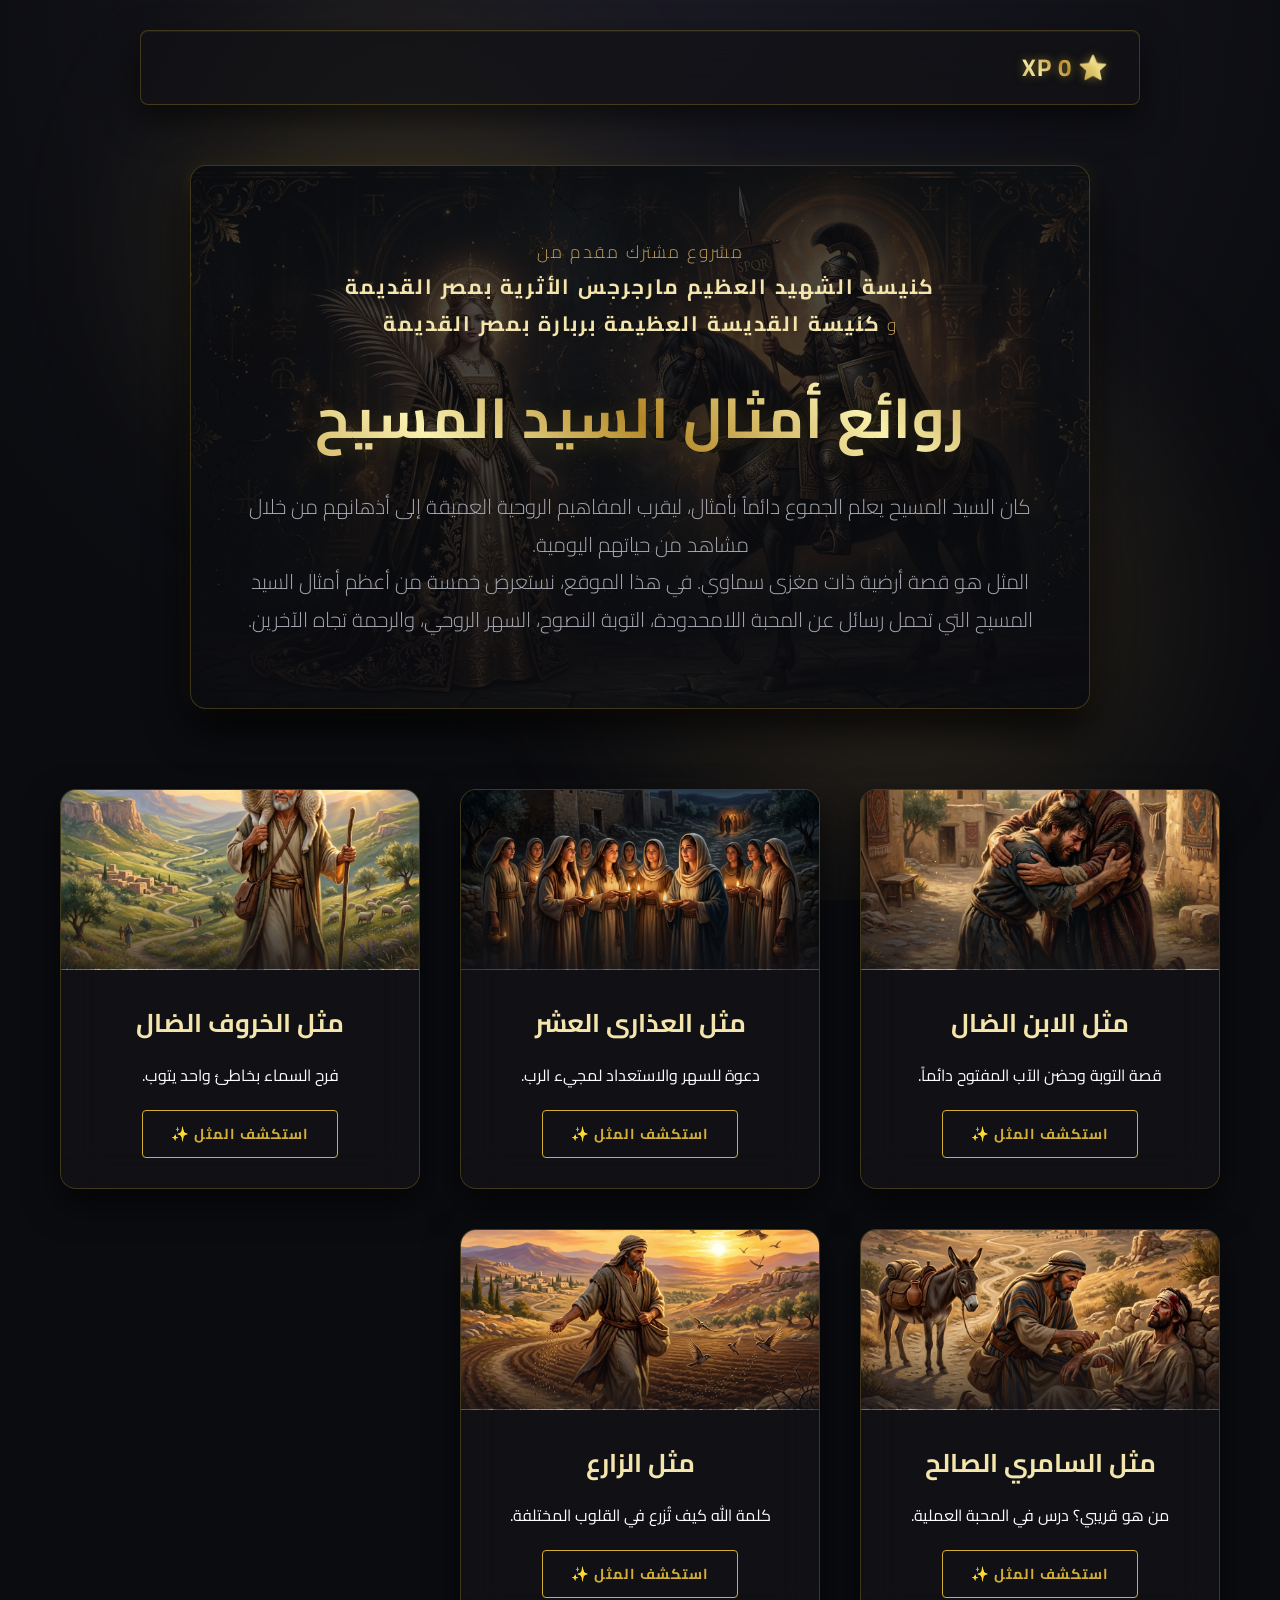
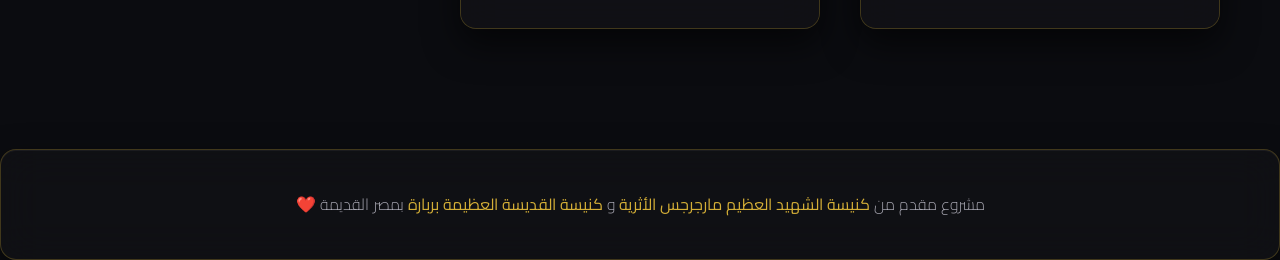
<file: index.html>
<!DOCTYPE html>
<html lang="ar" dir="rtl">
<head>
    <meta charset="UTF-8">
    <meta name="viewport" content="width=device-width, initial-scale=1.0">
    <title>أمثال السيد المسيح - الصفحة الرئيسية</title>
    <link href="https://fonts.googleapis.com/css2?family=Cairo:wght@300;400;700;900&display=swap" rel="stylesheet">
    <link rel="stylesheet" href="style.css">
</head>
<body class="home-page">
    <nav class="top-nav glass-panel" style="margin-bottom: 0;">
        <div class="xp-display glowing-text" style="font-size: 1.5rem; margin: 0; text-shadow: 0 0 10px rgba(212, 175, 55, 0.5);">⭐ 0 XP</div>
    </nav>
    <div class="background-animation">
        <div class="glow-orb orb-1"></div>
        <div class="glow-orb orb-2"></div>
        <div class="glow-orb orb-3"></div>
        <div class="bubble"></div>
        <div class="bubble"></div>
        <div class="bubble"></div>
        <div class="bubble"></div>
        <div class="bubble"></div>
    </div>

    <header class="hero glass-panel fancy-hero">
        <div class="church-sponsor fade-in-up">
            مشروع مشترك مقدم من<br>
            <strong>كنيسة الشهيد العظيم مارجرجس الأثرية بمصر القديمة</strong><br>
            و <strong>كنيسة القديسة العظيمة بربارة بمصر القديمة</strong>
        </div>
        <h1 class="fade-in-up delay-1 glowing-text">روائع أمثال السيد المسيح</h1>
        <p class="fade-in-up delay-2 lead-text">
            كان السيد المسيح يعلم الجموع دائماً بأمثال، ليقرب المفاهيم الروحية العميقة إلى أذهانهم من خلال مشاهد من حياتهم اليومية. <br>
            المثل هو قصة أرضية ذات مغزى سماوي. في هذا الموقع، نستعرض خمسة من أعظم أمثال السيد المسيح التي تحمل رسائل عن المحبة اللامحدودة، التوبة النصوح، السهر الروحي، والرحمة تجاه الآخرين.
        </p>
    </header>

    <main class="container cards-grid">
        <a href="prodigal.html" class="parable-nav-card scroll-anim glass-panel">
            <div class="card-image bg-prodigal"></div>
            <div class="card-content">
                <h2>مثل الابن الضال</h2>
                <p>قصة التوبة وحضن الآب المفتوح دائماً.</p>
                <span class="btn-flashy">استكشف المثل ✨</span>
            </div>
        </a>

        <a href="virgins.html" class="parable-nav-card scroll-anim glass-panel delay-1">
            <div class="card-image bg-virgins"></div>
            <div class="card-content">
                <h2>مثل العذارى العشر</h2>
                <p>دعوة للسهر والاستعداد لمجيء الرب.</p>
                <span class="btn-flashy">استكشف المثل ✨</span>
            </div>
        </a>

        <a href="sheep.html" class="parable-nav-card scroll-anim glass-panel delay-2">
            <div class="card-image bg-sheep"></div>
            <div class="card-content">
                <h2>مثل الخروف الضال</h2>
                <p>فرح السماء بخاطئ واحد يتوب.</p>
                <span class="btn-flashy">استكشف المثل ✨</span>
            </div>
        </a>

        <a href="samaritan.html" class="parable-nav-card scroll-anim glass-panel">
            <div class="card-image bg-samaritan"></div>
            <div class="card-content">
                <h2>مثل السامري الصالح</h2>
                <p>من هو قريبي؟ درس في المحبة العملية.</p>
                <span class="btn-flashy">استكشف المثل ✨</span>
            </div>
        </a>

        <a href="sower.html" class="parable-nav-card scroll-anim glass-panel delay-1">
            <div class="card-image bg-sower"></div>
            <div class="card-content">
                <h2>مثل الزارع</h2>
                <p>كلمة الله كيف تُزرع في القلوب المختلفة.</p>
                <span class="btn-flashy">استكشف المثل ✨</span>
            </div>
        </a>
    </main>

    <footer class="glass-panel">
        <p>مشروع مقدم من <strong>كنيسة الشهيد العظيم مارجرجس الأثرية</strong> و <strong>كنيسة القديسة العظيمة بربارة</strong> بمصر القديمة ❤️</p>
    </footer>

    <script src="parablesData.js"></script>
    <script src="script.js"></script>
</body>
</html>
</file>
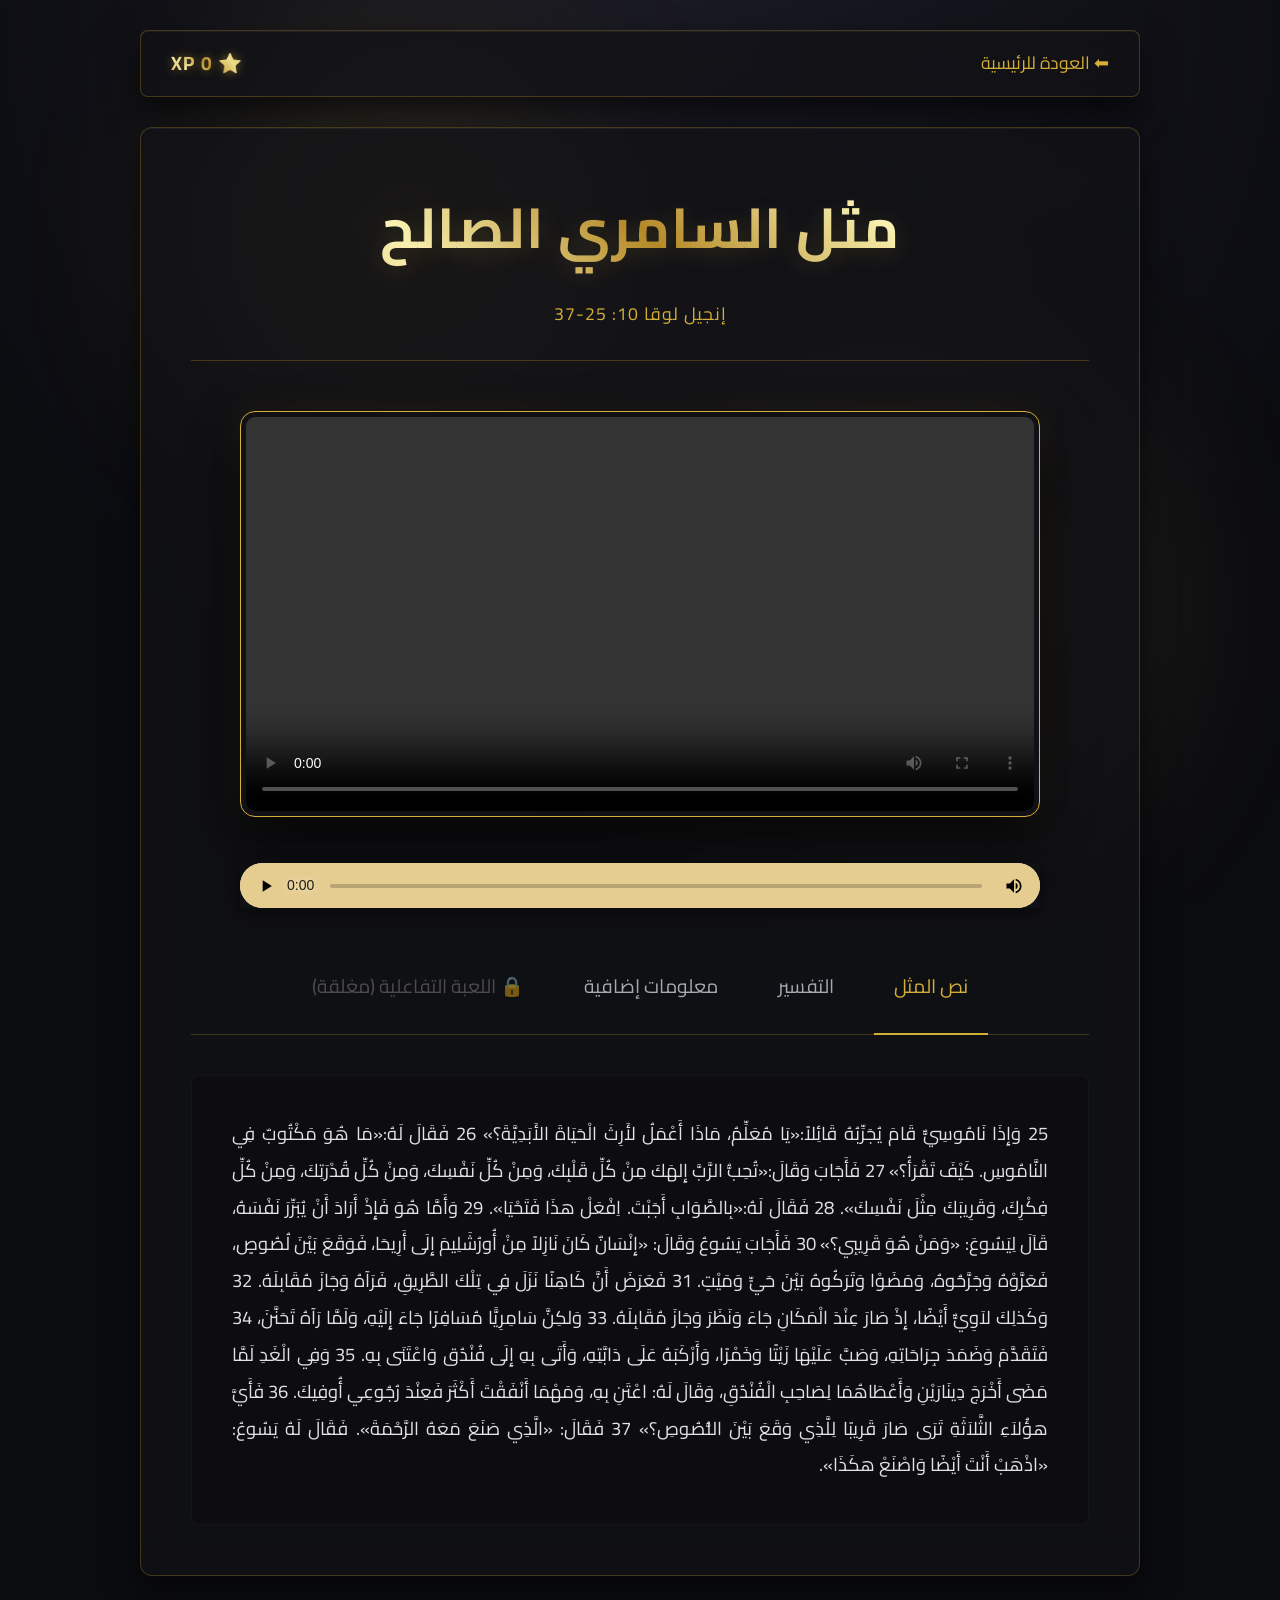
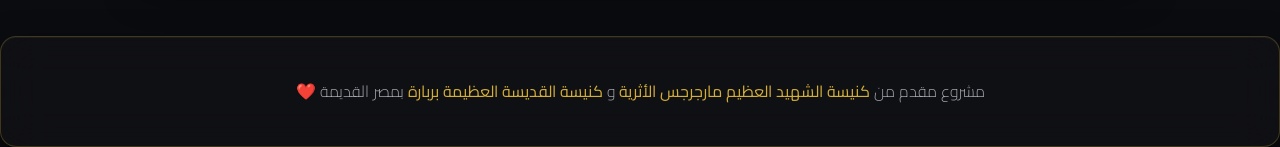
<file: samaritan.html>
<!DOCTYPE html>
<html lang="ar" dir="rtl">
<head>
    <meta charset="UTF-8">
    <meta name="viewport" content="width=device-width, initial-scale=1.0">
    <title>مثل السامري الصالح</title>
    <link href="https://fonts.googleapis.com/css2?family=Cairo:wght@300;400;700;900&display=swap" rel="stylesheet">
    <link rel="stylesheet" href="style.css">
</head>
<body>
    <div class="background-animation">
        <div class="glow-orb orb-1"></div>
        <div class="glow-orb orb-2"></div>
    </div>

    <nav class="top-nav glass-panel">
        <a href="index.html" class="back-btn">⬅ العودة للرئيسية</a>
        <div class="xp-display glowing-text" style="font-size: 1.2rem; margin: 0; text-shadow: 0 0 10px rgba(212, 175, 55, 0.5);">⭐ 0 XP</div>
    </nav>

    <main class="container">
        <section class="parable-card glass-panel fade-in-up" data-parable-id="samaritan">
            <div class="card-header">
                <h1 class="glowing-text">مثل السامري الصالح</h1>
                <span class="reference">إنجيل لوقا 10: 25-37</span>
            </div>
            
            <div class="media-container">
                <video controls class="flashy-border" style="width: 100%; border-radius: 15px; margin-bottom: 1rem;">
                    <source src="السامري.mp4" type="video/mp4">
                    متصفحك لا يدعم تشغيل الفيديو.
                </video>
                <audio controls class="flashy-audio">
                    <source src="السامري الصالح.opus" type="audio/ogg">
                    متصفحك لا يدعم تشغيل الصوت.
                </audio>
            </div>

            <div class="content-tabs">
                <button class="tab-btn active" onclick="openTab(event, 'text')">نص المثل</button>
                <button class="tab-btn" onclick="openTab(event, 'interp')">التفسير</button>
                <button class="tab-btn" onclick="openTab(event, 'info')">معلومات إضافية</button>
                <button class="tab-btn" onclick="openTab(event, 'game')">🎮 اللعبة التفاعلية</button>
            </div>

            <div id="text" class="tab-content active">
                <p>25 وَإِذَا نَامُوسِيٌّ قَامَ يُجَرِّبُهُ قَائِلاً:«يَا مُعَلِّمُ، مَاذَا أَعْمَلُ لأَرِثَ الْحَيَاةَ الأَبَدِيَّةَ؟» 26 فَقَالَ لَهُ:«مَا هُوَ مَكْتُوبٌ فِي النَّامُوسِ. كَيْفَ تَقْرَأُ؟» 27 فَأَجَابَ وَقَالَ:«تُحِبُّ الرَّبَّ إِلهَكَ مِنْ كُلِّ قَلْبِكَ، وَمِنْ كُلِّ نَفْسِكَ، وَمِنْ كُلِّ قُدْرَتِكَ، وَمِنْ كُلِّ فِكْرِكَ، وَقَرِيبَكَ مِثْلَ نَفْسِكَ». 28 فَقَالَ لَهُ:«بِالصَّوَابِ أَجَبْتَ. اِفْعَلْ هذَا فَتَحْيَا». 29 وَأَمَّا هُوَ فَإِذْ أَرَادَ أَنْ يُبَرِّرَ نَفْسَهُ، قَاَلَ لِيَسُوعَ: «وَمَنْ هُوَ قَرِيبِي؟» 30 فَأَجَابَ يَسُوعُ وَقَالَ: «إِنْسَانٌ كَانَ نَازِلاً مِنْ أُورُشَلِيمَ إِلَى أَرِيحَا، فَوَقَعَ بَيْنَ لُصُوصٍ، فَعَرَّوْهُ وَجَرَّحُوهُ، وَمَضَوْا وَتَرَكُوهُ بَيْنَ حَيٍّ وَمَيْتٍ. 31 فَعَرَضَ أَنَّ كَاهِنًا نَزَلَ فِي تِلْكَ الطَّرِيقِ، فَرَآهُ وَجَازَ مُقَابِلَهُ. 32 وَكَذلِكَ لاَوِيٌّ أَيْضًا، إِذْ صَارَ عِنْدَ الْمَكَانِ جَاءَ وَنَظَرَ وَجَازَ مُقَابِلَهُ. 33 وَلكِنَّ سَامِرِيًّا مُسَافِرًا جَاءَ إِلَيْهِ، وَلَمَّا رَآهُ تَحَنَّنَ، 34 فَتَقَدَّمَ وَضَمَدَ جِرَاحَاتِهِ، وَصَبَّ عَلَيْهَا زَيْتًا وَخَمْرًا، وَأَرْكَبَهُ عَلَى دَابَّتِهِ، وَأَتَى بِهِ إِلَى فُنْدُق وَاعْتَنَى بِهِ. 35 وَفِي الْغَدِ لَمَّا مَضَى أَخْرَجَ دِينَارَيْنِ وَأَعْطَاهُمَا لِصَاحِبِ الْفُنْدُقِ، وَقَالَ لَهُ: اعْتَنِ بِهِ، وَمَهْمَا أَنْفَقْتَ أَكْثَرَ فَعِنْدَ رُجُوعِي أُوفِيكَ. 36 فَأَيَّ هؤُلاَءِ الثَّلاَثَةِ تَرَى صَارَ قَرِيبًا لِلَّذِي وَقَعَ بَيْنَ اللُّصُوصِ؟» 37 فَقَالَ: «الَّذِي صَنَعَ مَعَهُ الرَّحْمَةَ». فَقَالَ لَهُ يَسُوعُ: «اذْهَبْ أَنْتَ أَيْضًا وَاصْنَعْ هكَذَا».</p>
            </div>
            <div id="interp" class="tab-content">
                <ul class="fancy-list">
                    <li><strong>المعنى الرمزي:</strong> الإنسان النازل من أورشليم إلى أريحا يرمز إلى البشرية التي انحدرت من حالة القداسة إلى الخطية، فتعرضت لهجوم الشيطان (اللصوص) الذي عراها من ثوب البر والبراءة.</li>
                    <li><strong>السامري الصالح:</strong> هو رمز للسيد المسيح الذي جاء ليشفي جراح البشرية ويعيدها إلى الحياة.</li>
                    <li><strong>الزيت والخمر والفندق:</strong> صب الزيت (رمز الروح القدس) والخمر (رمز سرّ الإفخارستيا)، وأدخل الإنسان الجريح إلى الفندق (الكنيسة) ليجد الشفاء والراحة.</li>
                    <li><strong>المعنى العملي:</strong> الكاهن واللاوي يمثلان المعرفة بلا عمل، والخدمة الشكلية بلا قلب، أما السامري فقد تحرك قلبه بالحنان فترجم المحبة إلى فعل ملموس. ويرى أن “قريبي” هو كل إنسان محتاج، وليس من يربطني به قرب دم أو مذهب، فالمحبة الحقيقية لا تعرف التعصب.</li>
                </ul>
            </div>
            <div id="info" class="tab-content">
                <ul class="fancy-list">
                    <li><strong>المحبة والعمل:</strong> المحبة الحقيقية تبدأ من القلب قبل العمل. والله هو من يدبر كل فرصة لعمل الخير ويحث الإنسان على الاستجابة.</li>
                    <li><strong>الوديعة:</strong> كل مال أو موهبة نملكها هي وديعة من الله لخدمة الآخرين.</li>
                    <li><strong>تضحية المسيح:</strong> السيد المسيح نفسه هو “السامري الصالح” الذي لم يعطِ فقط دينارين، بل بذل دمه وحياته لخلاصنا. ويجب أن نسعى، مثل المسيح، إلى كسب الناس لا إلى خسارتهم، وأن ننظر إلى النقط البيضاء في حياتهم لا إلى نقائصهم.</li>
                    <li><strong>الرسالة العامة:</strong> يدعو هذا المثل إلى أن تكون المحبة أساس التعامل الإنساني، وأن نرى في كل محتاج فرصة لخدمة المسيح نفسه، فالمحبة التي لا تميز هي جوهر الإيمان العملي وحياة الشركة مع الله.</li>
                </ul>
            </div>
            
            <div id="game" class="tab-content">
                <h3 style="color: var(--primary-color); text-align: center; margin-bottom: 20px;">اختر التصرفات والأدوات الصحيحة لإنقاذ الجريح 🚑</h3>
                <div class="game-container samaritan-game">
                    <p style="text-align: center; margin-bottom: 20px;">هناك 3 تصرفات/أدوات صحيحة. حاول العثور عليها!</p>
                    <div id="samaritan-items" class="timeline-cards" style="background: none; padding: 0;">
                        <!-- Generated via JS -->
                    </div>
                    <p id="samaritan-feedback" style="text-align: center; margin-top: 20px; font-weight: bold; font-size: 1.2rem;"></p>
                </div>
            </div>
        </section>
    </main>
    <footer class="glass-panel">
        <p>مشروع مقدم من <strong>كنيسة الشهيد العظيم مارجرجس الأثرية</strong> و <strong>كنيسة القديسة العظيمة بربارة</strong> بمصر القديمة ❤️</p>
    </footer>
    <script src="parablesData.js"></script>
    <script src="script.js"></script>
    <script>
        document.addEventListener('DOMContentLoaded', () => {
            if(typeof parablesData === 'undefined') return;
            const gameData = parablesData['samaritan'].items;
            const container = document.getElementById('samaritan-items');
            
            let selectedCount = 0;
            const correctTotal = gameData.filter(i => i.correct).length;
            
            // Shuffle
            const shuffled = [...gameData].sort(() => Math.random() - 0.5);
            
            shuffled.forEach(item => {
                const card = document.createElement('div');
                card.className = 'timeline-card glass-panel';
                card.style.cursor = 'pointer';
                card.innerHTML = `<div class="card-icon">${item.icon}</div><div class="card-text">${item.name}</div>`;
                
                card.onclick = () => {
                    if (card.classList.contains('selected')) return;
                    
                    if (item.correct) {
                        card.style.borderColor = 'var(--accent-color)';
                        card.style.boxShadow = '0 0 15px var(--accent-color)';
                        card.classList.add('selected');
                        selectedCount++;
                        
                        document.getElementById('samaritan-feedback').style.color = 'var(--accent-color)';
                        document.getElementById('samaritan-feedback').innerText = 'إجابة صحيحة! أحسنت.';
                        
                        if (selectedCount === correctTotal) {
                            document.getElementById('samaritan-feedback').innerText = 'تهانينا! لقد تصرفت كالسامري الصالح وأنقذت الجريح!';
                            if(typeof markGameCompleted === 'function') markGameCompleted('samaritan');
                        }
                    } else {
                        card.style.borderColor = '#ff4d4d';
                        card.style.boxShadow = '0 0 15px #ff4d4d';
                        document.getElementById('samaritan-feedback').style.color = '#ff4d4d';
                        document.getElementById('samaritan-feedback').innerText = 'هذا التصرف غير صحيح. تذكر المحبة والرحمة!';
                        setTimeout(() => {
                            card.style.borderColor = 'var(--primary-color)';
                            card.style.boxShadow = '';
                        }, 1500);
                    }
                };
                container.appendChild(card);
            });
        });
    </script>
</body>
</html>
</file>
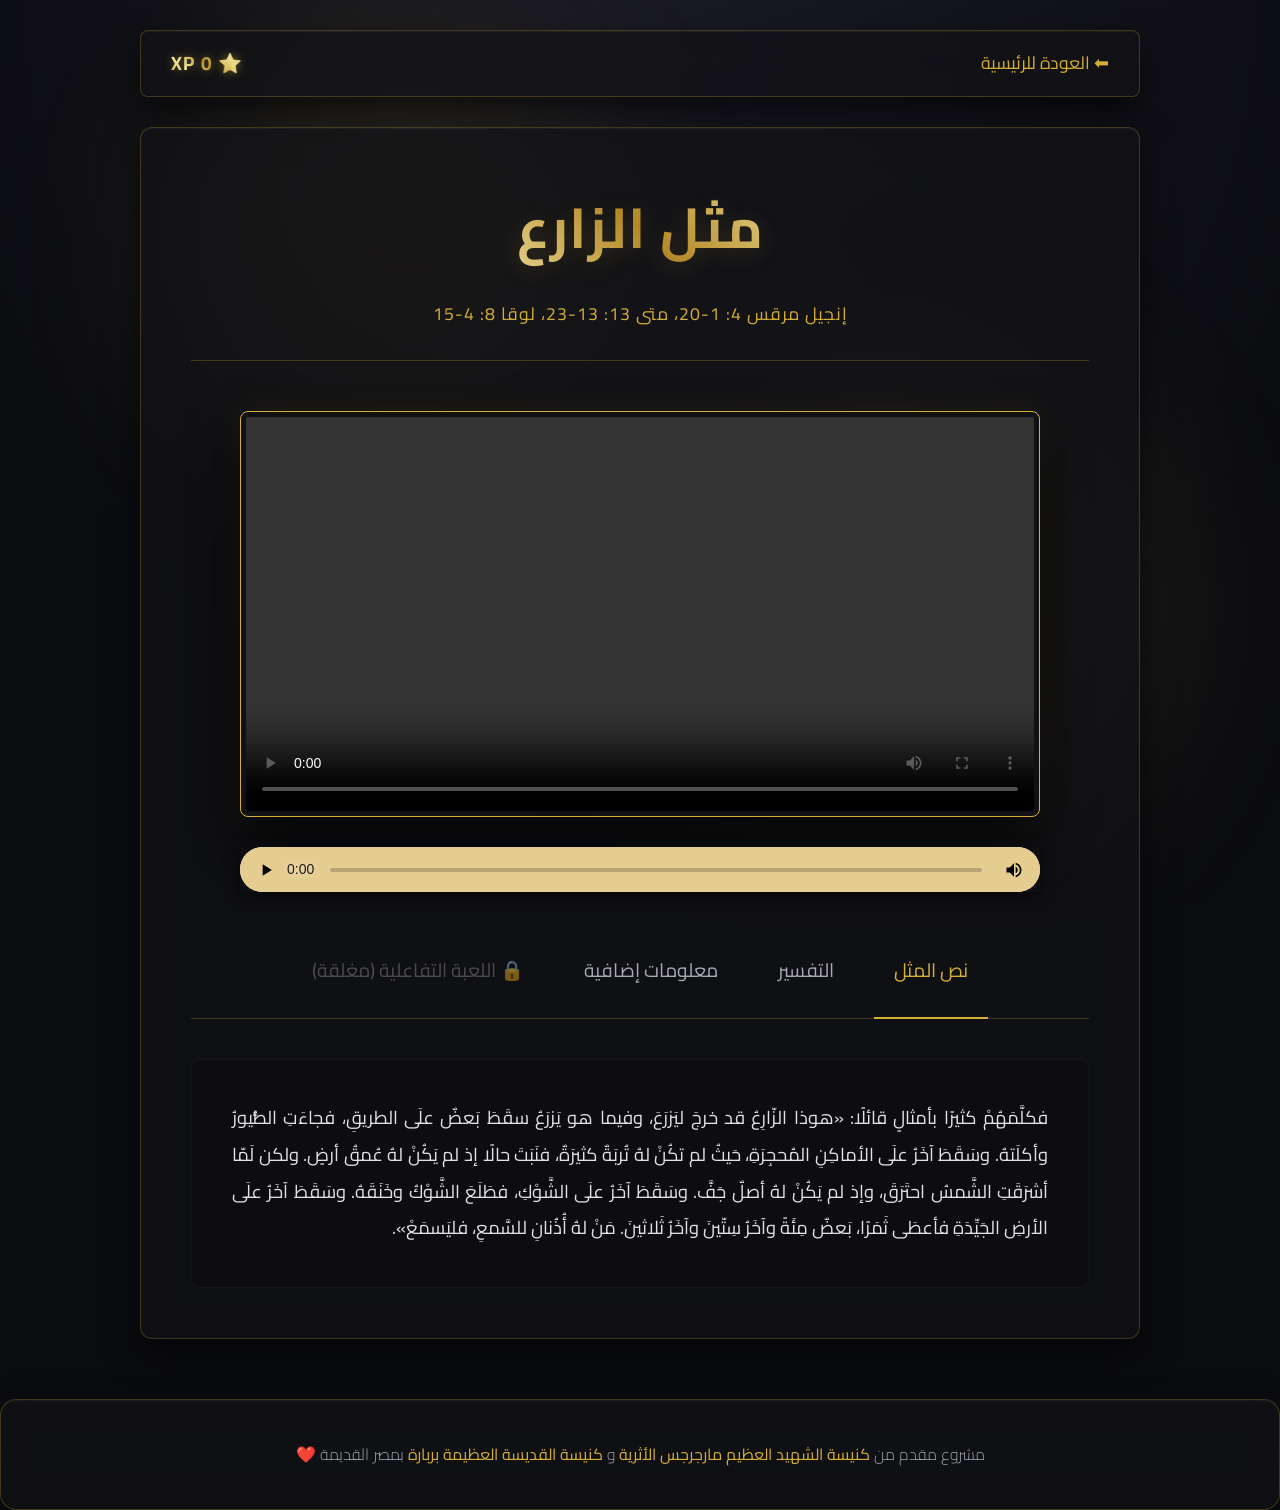
<file: sower.html>
<!DOCTYPE html>
<html lang="ar" dir="rtl">
<head>
    <meta charset="UTF-8">
    <meta name="viewport" content="width=device-width, initial-scale=1.0">
    <title>مثل الزارع</title>
    <link href="https://fonts.googleapis.com/css2?family=Cairo:wght@300;400;700;900&display=swap" rel="stylesheet">
    <link rel="stylesheet" href="style.css">
</head>
<body>
    <div class="background-animation">
        <div class="glow-orb orb-1"></div>
        <div class="glow-orb orb-2"></div>
    </div>

    <nav class="top-nav glass-panel">
        <a href="index.html" class="back-btn">⬅ العودة للرئيسية</a>
        <div class="xp-display glowing-text" style="font-size: 1.2rem; margin: 0; text-shadow: 0 0 10px rgba(212, 175, 55, 0.5);">⭐ 0 XP</div>
    </nav>

    <main class="container">
        <section class="parable-card glass-panel fade-in-up" data-parable-id="sower">
            <div class="card-header">
                <h1 class="glowing-text">مثل الزارع</h1>
                <span class="reference">إنجيل مرقس 4: 1-20، متى 13: 13-23، لوقا 8: 4-15</span>
            </div>
            
            <div class="media-container">
                <video controls class="flashy-border">
                    <source src="الزارع.mp4" type="video/mp4">
                    متصفحك لا يدعم تشغيل الفيديو.
                </video>
                <audio controls class="flashy-audio">
                    <source src="الزارع.opus" type="audio/ogg">
                    متصفحك لا يدعم تشغيل الصوت.
                </audio>
            </div>

            <div class="content-tabs">
                <button class="tab-btn active" onclick="openTab(event, 'text')">نص المثل</button>
                <button class="tab-btn" onclick="openTab(event, 'interp')">التفسير</button>
                <button class="tab-btn" onclick="openTab(event, 'info')">معلومات إضافية</button>
                <button class="tab-btn" onclick="openTab(event, 'game')">🎮 اللعبة التفاعلية</button>
            </div>

            <div id="text" class="tab-content active">
                <p>فكلَّمَهُمْ كثيرًا بأمثالٍ قائلًا: «هوذا الزّارِعُ قد خرجَ ليَزرَعَ، وفيما هو يَزرَعُ سقَطَ بَعضٌ علَى الطريقِ، فجاءَتِ الطُّيورُ وأكلَتهُ. وسَقَطَ آخَرُ علَى الأماكِنِ المُحجِرَةِ، حَيثُ لم تكُنْ لهُ تُربَةٌ كثيرَةٌ، فنَبَتَ حالًا إذ لم يَكُنْ لهُ عُمقُ أرضٍ. ولكن لَمّا أشرَقَتِ الشَّمسُ احتَرَقَ، وإذ لم يَكُنْ لهُ أصلٌ جَفَّ. وسَقَطَ آخَرُ علَى الشَّوْكِ، فطَلَعَ الشَّوْكُ وخَنَقَهُ. وسَقَطَ آخَرُ علَى الأرضِ الجَيِّدَةِ فأعطَى ثَمَرًا، بَعضٌ مِئَةً وآخَرُ سِتّينَ وآخَرُ ثَلاثينَ. مَنْ لهُ أُذُنانِ للسَّمعِ، فليَسمَعْ».</p>
            </div>
            <div id="interp" class="tab-content">
                <ul class="fancy-list">
                    <li><strong>الزارع والبذار:</strong> الزارع هو ربنا يسوع... والبذار هي (بذار الإيمان الجيّدة) كلمة ربنا اللي إرادته ثابتة: الجميع يخلصون وإلى معرفة الحق يُقبلون... اللي اتغيّر بس هي الأرض.</li>
                    <li><strong>على الطريق:</strong> واحد مش عايز يسمع... الكلام مش بيخش القلب فييجي الشيطان ويخطفه. مثل الكتبة والفريسيين الذين لم يركزوا مع تعليم يسوع بل أرادوا اصطياد خطأ له.</li>
                    <li><strong>على الأرض المحجرة:</strong> إنسان سطحي... مالوش أصل، الرياح بتودّيه وتجيبه... ساعة لقلبك وساعة لربك (مع إن ربنا قال: يا ابني أعطني قلبك).</li>
                    <li><strong>وسط الشوك:</strong> إنسان مشغول... زي ديماس اللي ساب بولس الرسول لأنه أحب العالم الحاضر، وزي الشاب الغني اللي غناه شغله، وزي فيلكس الوالي اللي ارتعد ومشى بولس بدل ما يؤمن.</li>
                    <li><strong>الأرض الجيدة:</strong> إنسان بيحب ربنا من كل قلبه... مطيع لوصية ربنا... يخبئ كلام ربنا في قلبه... مستعد يحمل الصليب، ويجاهد في حياته الروحية... ده يجيب الثمر.</li>
                </ul>
            </div>
            <div id="info" class="tab-content">
                <ul class="fancy-list">
                    <li><strong>الاستجابة للكلمة:</strong> ممكن واحد يسمع ويفرح وينفّذ... وواحد تاني يسمع فيدوّر ضهره ويمشي.</li>
                    <li><strong>أمثلة عملية:</strong> زي الشاب الغني، لمّا ربنا قال له اذهب بع كل مالك وتعالى اتبعني... فمضى حزيناً. بينما الأنبا أنطونيوس لمّا سمعها في الكنيسة بتتقري، نفّذها وباع الـ 300 فدّان ووزّع على الفقراء وطلع على الصحراء وأصبح أب الرهبنة.</li>
                    <li><strong>أهمية السمع:</strong> عشان كده ربنا ختم المثل بجملة (من له أذنان للسمع، فليسمع).</li>
                </ul>
            </div>
            
            <div id="game" class="tab-content">
                <h3 style="color: var(--primary-color); text-align: center; margin-bottom: 20px;">ازرع البذار في الأرض المناسبة لتعطي ثمراً! 🌱</h3>
                <div class="game-container sower-game">
                    <!-- Seed Source -->
                    <div style="text-align: center; margin-bottom: 20px;">
                        <p style="margin-bottom: 10px; font-weight: bold;">اسحب البذرة 🌾 وازرعها:</p>
                        <div id="seed-source" class="timeline-card glass-panel" draggable="true" style="margin: 0 auto; width: 100px; padding: 10px; border-radius: 50%; display: flex; align-items: center; justify-content: center;">
                            <div class="card-icon" style="font-size: 3rem;">🌾</div>
                        </div>
                    </div>
                    
                    <!-- Soil Drop Zones -->
                    <div id="soils-container" class="timeline-slots">
                        <div class="timeline-slot" data-soil="wayside" style="border-color: #777;">
                            <span>على الطريق 🛣️</span>
                            <div class="soil-result" style="display:none; text-align:center;">🦅 الطيور أكلتها!</div>
                        </div>
                        <div class="timeline-slot" data-soil="stony" style="border-color: #aaa;">
                            <span>الأرض المحجرة 🪨</span>
                            <div class="soil-result" style="display:none; text-align:center;">☀️ جفت من الشمس!</div>
                        </div>
                        <div class="timeline-slot" data-soil="thorns" style="border-color: #3b5323;">
                            <span>بين الشوك 🌿</span>
                            <div class="soil-result" style="display:none; text-align:center;">🌿 خنقها الشوك!</div>
                        </div>
                        <div class="timeline-slot" data-soil="good" style="border-color: var(--primary-color);">
                            <span>الأرض الجيدة 🌍</span>
                            <div class="soil-result" style="display:none; text-align:center; color: var(--accent-color); font-weight: bold;">🍇 أعطت ثمراً كثيراً!</div>
                        </div>
                    </div>
                    
                    <p id="sower-feedback" style="text-align: center; margin-top: 20px; font-weight: bold; font-size: 1.2rem;"></p>
                </div>
            </div>
        </section>
    </main>
    <footer class="glass-panel">
        <p>مشروع مقدم من <strong>كنيسة الشهيد العظيم مارجرجس الأثرية</strong> و <strong>كنيسة القديسة العظيمة بربارة</strong> بمصر القديمة ❤️</p>
    </footer>
    <script src="parablesData.js"></script>
    <script src="script.js"></script>
    <script>
        document.addEventListener('DOMContentLoaded', () => {
            const seed = document.getElementById('seed-source');
            const slots = document.querySelectorAll('.timeline-slot');
            const feedback = document.getElementById('sower-feedback');
            
            let draggedSeed = null;
            
            seed.addEventListener('dragstart', (e) => {
                draggedSeed = seed;
                setTimeout(() => seed.style.opacity = '0.5', 0);
            });
            seed.addEventListener('dragend', () => {
                seed.style.opacity = '1';
            });
            
            slots.forEach(slot => {
                slot.addEventListener('dragover', (e) => e.preventDefault());
                slot.addEventListener('drop', (e) => {
                    e.preventDefault();
                    if(!draggedSeed) return;
                    
                    // Show result
                    const resultDiv = slot.querySelector('.soil-result');
                    const soilType = slot.getAttribute('data-soil');
                    
                    // Hide other results
                    slots.forEach(s => {
                        const r = s.querySelector('.soil-result');
                        if (r) r.style.display = 'none';
                    });
                    
                    resultDiv.style.display = 'block';
                    
                    if (soilType === 'good') {
                        feedback.style.color = 'var(--accent-color)';
                        feedback.innerText = 'أحسنت! الأرض الجيدة هي القلب الذي يسمع الكلمة ويحفظها ويأتي بثمر. 🍇';
                        if(typeof markGameCompleted === 'function') markGameCompleted('sower');
                    } else if (soilType === 'wayside') {
                        feedback.style.color = '#ff4d4d';
                        feedback.innerText = 'جاءت الطيور 🦅 وأكلت البذرة.. هذا يمثل من يسمع الكلمة ولا يفهمها فيخطفها الشرير!';
                    } else if (soilType === 'stony') {
                        feedback.style.color = '#ff4d4d';
                        feedback.innerText = 'أحرقتها الشمس ☀️ لعدم وجود عمق.. هذا يمثل من يقبل الكلمة لكنه لا يثبت وقت التجربة.';
                    } else if (soilType === 'thorns') {
                        feedback.style.color = '#ff4d4d';
                        feedback.innerText = 'طلع الشوك وخنق البذرة 🌿.. هذا يمثل من تلهيه هموم الحياة وغرور الغنى عن كلمة الله.';
                    }
                });
            });
        });
    </script>
</body>
</html>
</file>
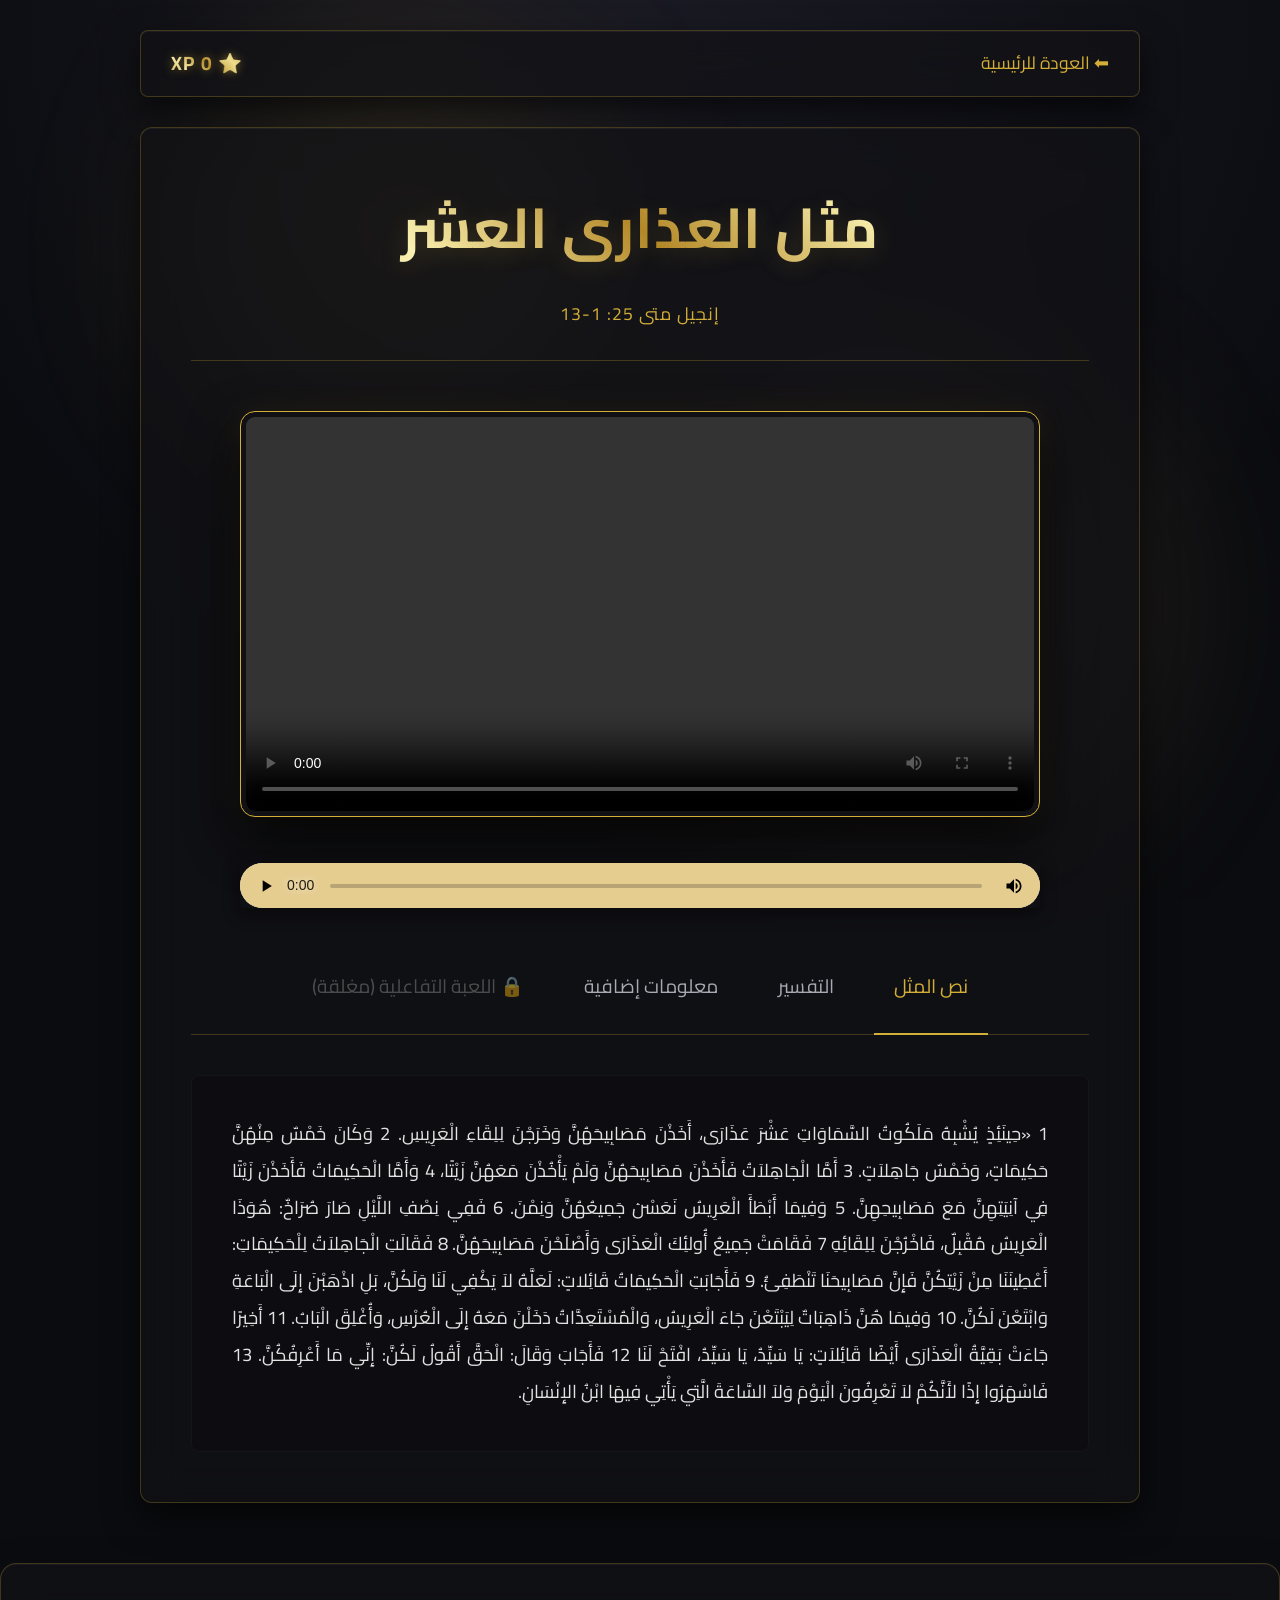
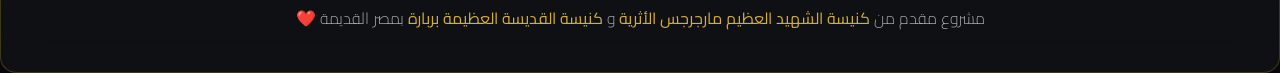
<file: virgins.html>
<!DOCTYPE html>
<html lang="ar" dir="rtl">
<head>
    <meta charset="UTF-8">
    <meta name="viewport" content="width=device-width, initial-scale=1.0">
    <title>مثل العذارى العشر</title>
    <link href="https://fonts.googleapis.com/css2?family=Cairo:wght@300;400;700;900&display=swap" rel="stylesheet">
    <link rel="stylesheet" href="style.css">
</head>
<body>
    <div class="background-animation">
        <div class="glow-orb orb-1"></div>
        <div class="glow-orb orb-2"></div>
    </div>

    <nav class="top-nav glass-panel">
        <a href="index.html" class="back-btn">⬅ العودة للرئيسية</a>
        <div class="xp-display glowing-text" style="font-size: 1.2rem; margin: 0; text-shadow: 0 0 10px rgba(212, 175, 55, 0.5);">⭐ 0 XP</div>
    </nav>

    <main class="container">
        <section class="parable-card glass-panel fade-in-up" data-parable-id="virgins">
            <div class="card-header">
                <h1 class="glowing-text">مثل العذارى العشر</h1>
                <span class="reference">إنجيل متى 25: 1-13</span>
            </div>
            
            <div class="media-container">
                <video controls class="flashy-border" style="width: 100%; border-radius: 15px; margin-bottom: 1rem;">
                    <source src="العذارى.mp4" type="video/mp4">
                    متصفحك لا يدعم تشغيل الفيديو.
                </video>
                <audio controls class="flashy-audio">
                    <source src="العذارى.opus" type="audio/ogg">
                    متصفحك لا يدعم تشغيل الصوت.
                </audio>
            </div>

            <div class="content-tabs">
                <button class="tab-btn active" onclick="openTab(event, 'text')">نص المثل</button>
                <button class="tab-btn" onclick="openTab(event, 'interp')">التفسير</button>
                <button class="tab-btn" onclick="openTab(event, 'info')">معلومات إضافية</button>
                <button class="tab-btn" onclick="openTab(event, 'game')">🎮 اللعبة التفاعلية</button>
            </div>

            <div id="text" class="tab-content active">
                <p>1 «حِينَئِذٍ يُشْبِهُ مَلَكُوتُ السَّمَاوَاتِ عَشْرَ عَذَارَى، أَخَذْنَ مَصَابِيحَهُنَّ وَخَرَجْنَ لِلِقَاءِ الْعَرِيسِ. 2 وَكَانَ خَمْسٌ مِنْهُنَّ حَكِيمَاتٍ، وَخَمْسٌ جَاهِلاَتٍ. 3 أَمَّا الْجَاهِلاَتُ فَأَخَذْنَ مَصَابِيحَهُنَّ وَلَمْ يَأْخُذْنَ مَعَهُنَّ زَيْتًا، 4 وَأَمَّا الْحَكِيمَاتُ فَأَخَذْنَ زَيْتًا فِي آنِيَتِهِنَّ مَعَ مَصَابِيحِهِنَّ. 5 وَفِيمَا أَبْطَأَ الْعَرِيسُ نَعَسْنَ جَمِيعُهُنَّ وَنِمْنَ. 6 فَفِي نِصْفِ اللَّيْلِ صَارَ صُرَاخٌ: هُوَذَا الْعَرِيسُ مُقْبِلٌ، فَاخْرُجْنَ لِلِقَائِهِ 7 فَقَامَتْ جَمِيعُ أُولئِكَ الْعَذَارَى وَأَصْلَحْنَ مَصَابِيحَهُنَّ. 8 فَقَالَتِ الْجَاهِلاَتُ لِلْحَكِيمَاتِ: أَعْطِينَنَا مِنْ زَيْتِكُنَّ فَإِنَّ مَصَابِيحَنَا تَنْطَفِئُ. 9 فَأَجَابَتِ الْحَكِيمَاتُ قَائِلاتٍ: لَعَلَّهُ لاَ يَكْفِي لَنَا وَلَكُنَّ، بَلِ اذْهَبْنَ إِلَى الْبَاعَةِ وَابْتَعْنَ لَكُنَّ. 10 وَفِيمَا هُنَّ ذَاهِبَاتٌ لِيَبْتَعْنَ جَاءَ الْعَرِيسُ، وَالْمُسْتَعِدَّاتُ دَخَلْنَ مَعَهُ إِلَى الْعُرْسِ، وَأُغْلِقَ الْبَابُ. 11 أَخِيرًا جَاءَتْ بَقِيَّةُ الْعَذَارَى أَيْضًا قَائِلاَتٍ: يَا سَيِّدُ، يَا سَيِّدُ، افْتَحْ لَنَا 12 فَأَجَابَ وَقَالَ: الْحَقَّ أَقُولُ لَكُنَّ: إِنِّي مَا أَعْرِفُكُنَّ. 13 فَاسْهَرُوا إِذًا لأَنَّكُمْ لاَ تَعْرِفُونَ الْيَوْمَ وَلاَ السَّاعَةَ الَّتِي يَأْتِي فِيهَا ابْنُ الإِنْسَانِ.</p>
            </div>
            <div id="interp" class="tab-content">
                <ul class="fancy-list">
                    <li><strong>الاستعداد الروحي:</strong> المثل يؤكد على الاستعداد الروحي لمجيء المسيح.</li>
                    <li><strong>الرموز الأساسية:</strong> العذارى ترمز إلى المؤمنين المكرسين لله، والمصابيح إلى الإيمان، والزيت إلى الروح القدس العامل في الإنسان. فالعذارى الحكيمات يمثلن النفوس التي امتلأت بالروح وسهرت، أما الجاهلات فهن الذين اكتفوا بالمظهر الخارجي دون حياة داخلية حقيقية.</li>
                    <li><strong>معنى الرقم خمسة:</strong> أوضح قداسة البابا أن الرقم خمسة يرمز للبشر، لأن الإنسان له خمس حواس وخمس أصابع في اليدين والقدمين. ولذلك فالعشر عذارى ترمز للبشر جميعًا — خمسة حكماء (الأبرار) وخمسة جهال (الأشرار). فالجهل لا يعني فقط عدم المعرفة، بل البُعد عن الله ورفض حكمته.</li>
                    <li><strong>التشابه الخارجي والاختلاف الداخلي:</strong> الكل كان له مصباح وينتظر العريس، لكن الفرق أن الحكماء أخذوا زيتًا في آنيتهم أي امتلأوا بالروح القدس، أما الجاهلات فاكتفين بالمظاهر دون عمق. هذا التشابه يشبه الورد الصناعي الذي يبدو جميلًا من الخارج لكنه بلا حياة.</li>
                    <li><strong>الزيت رمز الروح القدس:</strong> الزيت في الكتاب المقدس يرمز إلى الروح القدس، كما في مسحة الملوك والكهنة والأنبياء. فالمؤمن ينال الروح القدس في المعمودية والميرون، لكن يجب أن يحيا بالروح ويمتلئ به دائمًا. أما الجاهلات فهن اللواتي لم يجددن عمل الروح في حياتهن، فعشن في فتور روحي دون شركة حقيقية مع الله.</li>
                </ul>
            </div>
            <div id="info" class="tab-content">
                <ul class="fancy-list">
                    <li><strong>مجيء العريس ونصف الليل:</strong> العريس هو المسيح، ومجيئه في نصف الليل يرمز إلى مجيئه الثاني المفاجئ وسط ظلمة العالم. لذلك دعا البابا إلى السهر الروحي المستمر لأن الإنسان لا يعرف متى يأتي العريس. الذين مصابيحهم منيرة يفرحون بالمجيء، أما من فرغت آنيتهم من الزيت فيرتعبون.</li>
                    <li><strong>لا يكفي الإيمان الشكلي:</strong> المصباح بلا زيت مثل إيمان بلا محبة، أو خدمة بلا روح، أو عبادة شكلية بلا عمق. لا يكفي أن تكون للإنسان مظاهر الدين، بل يجب أن تكون له حياة الروح. فبرّ الآخرين لا يُنقل، كما لم يُنقذ صلاح داود ابنه أبشالوم، ولا بر إبراهيم ابن أخيه لوط.</li>
                    <li><strong>إغلاق الباب:</strong> حين جاء العريس ودخل المستعدات، أُغلق الباب. يرمز هذا إلى نهاية الفرصة بعد الموت. فالله يفتح الباب في الحياة لكل من يتوب مثل داود وأغسطينوس وموسى الأسود، لكنه بعد الموت لا يُفتح الباب من جديد. لذا يجب الاستعداد اليوم قبل أن يفوت الأوان.</li>
                    <li><strong>الدرس الروحي:</strong> يدعو المثل إلى حياة السهر الدائم، والامتلاء بالروح القدس، والسلوك بالنور الحقيقي الذي هو المسيح. علينا أن نكون مستعدين كل يوم، بالإيمان العامل بالمحبة، لأن “نهاية أمر خير من بدايته”.</li>
                    <li><strong>إضافة من موقع الأنبا تكلا:</strong> يُجمع المفسرون على أن الزيت لا يرمز فقط للروح القدس بل أيضاً إلى "المحبة والنعمة الإلهية والأعمال الصالحة المقبولة من الله". فالمصباح بدون زيت يمثل الإيمان الشكلي بلا حياة روحية داخلية.</li>
                </ul>
            </div>
            
            <div id="game" class="tab-content">
                <h3 style="color: var(--primary-color); text-align: center; margin-bottom: 20px;">حافظ على سراجك مضاءً حتى يأتي العريس! 🪔</h3>
                <div class="game-container virgins-game">
                    <div class="oil-bar-container">
                        <div id="oil-level" class="oil-level"></div>
                    </div>
                    <p id="oil-text" style="text-align: center; margin-bottom: 20px; font-weight: bold;">مستوى الزيت: 100%</p>
                    
                    <div id="trivia-container" class="trivia-container glass-panel" style="padding: 20px; display: none;">
                        <h4 id="question-text" style="margin-bottom: 20px; color: var(--accent-color); font-size: 1.3rem;"></h4>
                        <div id="options-container" class="options-container" style="display:flex; flex-direction:column; gap:15px;"></div>
                    </div>
                    
                    <div id="game-result" style="text-align: center; margin-top: 20px; font-weight: bold; font-size: 1.5rem; display: none;"></div>
                    <button id="start-virgins-btn" class="btn-flashy" onclick="startVirginsGame()" style="display: block; margin: 30px auto;">ابدأ التحدي ⏳</button>
                </div>
            </div>
        </section>
    </main>
    <footer class="glass-panel">
        <p>مشروع مقدم من <strong>كنيسة الشهيد العظيم مارجرجس الأثرية</strong> و <strong>كنيسة القديسة العظيمة بربارة</strong> بمصر القديمة ❤️</p>
    </footer>
    <script src="parablesData.js"></script>
    <script src="script.js"></script>
    <script>
        let oil = 100;
        let oilInterval;
        let currentQuestion = 0;
        let isGameRunning = false;
        
        function startVirginsGame() {
            if (isGameRunning) return;
            if(typeof parablesData === 'undefined') return;
            
            oil = 100;
            currentQuestion = 0;
            isGameRunning = true;
            document.getElementById('start-virgins-btn').style.display = 'none';
            document.getElementById('trivia-container').style.display = 'block';
            document.getElementById('game-result').style.display = 'none';
            
            updateOilDisplay();
            showQuestion();
            
            oilInterval = setInterval(() => {
                oil -= 4; // Decreases by 4% every second
                updateOilDisplay();
                if (oil <= 0) {
                    endGame(false);
                }
            }, 1000);
        }
        
        function updateOilDisplay() {
            const level = document.getElementById('oil-level');
            level.style.width = Math.max(0, oil) + '%';
            if (oil < 30) {
                level.style.background = '#ff4d4d'; // Red if low
                level.style.boxShadow = '0 0 15px #ff4d4d';
            } else {
                level.style.background = 'linear-gradient(90deg, #f3e5ab, #d4af37)';
                level.style.boxShadow = '0 0 15px rgba(212, 175, 55, 0.8)';
            }
            document.getElementById('oil-text').innerText = `مستوى الزيت: ${Math.max(0, oil)}%`;
        }
        
        function showQuestion() {
            const gameData = parablesData['virgins'].trivia;
            if (currentQuestion >= gameData.length) {
                endGame(true);
                return;
            }
            
            const qData = gameData[currentQuestion];
            document.getElementById('question-text').innerText = qData.q;
            
            const optsContainer = document.getElementById('options-container');
            optsContainer.innerHTML = '';
            
            qData.options.forEach((opt, idx) => {
                const btn = document.createElement('button');
                btn.className = 'btn-flashy';
                btn.style.width = '100%';
                btn.style.marginTop = '0';
                btn.style.background = 'var(--glass-bg)';
                btn.innerText = opt;
                btn.onclick = () => answerQuestion(idx);
                optsContainer.appendChild(btn);
            });
        }
        
        function answerQuestion(idx) {
            const gameData = parablesData['virgins'].trivia;
            const correct = gameData[currentQuestion].answer;
            
            if (idx === correct) {
                oil = Math.min(100, oil + 25); // Bonus oil for correct answer
                // Optional: visual indication of +25
            } else {
                oil -= 20; // Penalty
            }
            
            updateOilDisplay();
            if (oil > 0) {
                currentQuestion++;
                showQuestion();
            } else {
                endGame(false);
            }
        }
        
        function endGame(won) {
            clearInterval(oilInterval);
            isGameRunning = false;
            document.getElementById('trivia-container').style.display = 'none';
            document.getElementById('start-virgins-btn').style.display = 'block';
            document.getElementById('start-virgins-btn').innerText = 'إعادة اللعب 🔄';
            
            const res = document.getElementById('game-result');
            res.style.display = 'block';
            if (won) {
                res.style.color = 'var(--primary-color)';
                res.innerHTML = "تهانينا! لقد سهرت وحافظت على مصباحك مضاءً حتى جاء العريس! 👑";
                if(typeof markGameCompleted === 'function') markGameCompleted('virgins');
            } else {
                res.style.color = '#ff4d4d';
                res.innerHTML = "انطفأ المصباح! للأسف لم تكن مستعداً. حاول مرة أخرى!";
            }
        }
    </script>
</body>
</html>
</file>
<file: style.css>
:root {
    --primary-color: #d4af37; /* Luxury Gold */
    --secondary-color: #c5a059; /* Muted Gold */
    --accent-color: #f3e5ab; /* Light Gold / Champagne */
    --bg-color: #0b0c10; /* Deep Obsidian */
    --text-color: #fdfdfd;
    --text-muted: #a9a9b3;
    --glass-bg: rgba(18, 18, 22, 0.75);
    --glass-border: rgba(212, 175, 55, 0.25);
    --gold-gradient: linear-gradient(45deg, #bf953f, #fcf6ba, #b38728, #fbf5b7, #aa771c);
}

* {
    margin: 0;
    padding: 0;
    box-sizing: border-box;
    font-family: 'Cairo', sans-serif;
}

body {
    background-color: var(--bg-color);
    color: var(--text-color);
    overflow-x: hidden;
    line-height: 1.8;
    background-image: radial-gradient(circle at 50% 0%, #1a1a24 0%, #0b0c10 70%);
    background-attachment: fixed;
}

/* Background Animations */
.background-animation {
    position: fixed;
    top: 0;
    left: 0;
    width: 100vw;
    height: 100vh;
    z-index: -1;
    overflow: hidden;
}

.glow-orb {
    position: absolute;
    border-radius: 50%;
    filter: blur(100px);
    opacity: 0.15;
    animation: float 25s infinite alternate ease-in-out;
}

.orb-1 { width: 400px; height: 400px; background: var(--primary-color); top: 5%; left: 15%; }
.orb-2 { width: 500px; height: 500px; background: var(--secondary-color); bottom: 5%; right: 10%; animation-delay: -5s; }
.orb-3 { width: 350px; height: 350px; background: var(--accent-color); top: 50%; left: 50%; transform: translate(-50%, -50%); animation-delay: -10s; opacity: 0.1; }

@keyframes float {
    0% { transform: translate(0, 0) scale(1); }
    100% { transform: translate(30px, 40px) scale(1.1); }
}

/* Glassmorphism */
.glass-panel {
    background: var(--glass-bg);
    backdrop-filter: blur(20px);
    -webkit-backdrop-filter: blur(20px);
    border: 1px solid var(--glass-border);
    box-shadow: 0 15px 35px rgba(0, 0, 0, 0.6), inset 0 1px 0 rgba(255, 255, 255, 0.05);
    border-radius: 16px;
}

/* Typography & Animations */
.fade-in-up {
    opacity: 0;
    transform: translateY(40px);
    animation: fadeInUp 1.2s cubic-bezier(0.2, 0.8, 0.2, 1) forwards;
}

.delay-1 { animation-delay: 0.2s; }
.delay-2 { animation-delay: 0.4s; }

@keyframes fadeInUp {
    to { opacity: 1; transform: translateY(0); }
}

.glowing-text {
    font-size: 3.5rem;
    font-weight: 700;
    background: var(--gold-gradient);
    -webkit-background-clip: text;
    -webkit-text-fill-color: transparent;
    text-shadow: 0 4px 25px rgba(212, 175, 55, 0.2);
    margin-bottom: 20px;
    letter-spacing: 1px;
}

/* Hero Section */
.church-sponsor {
    color: var(--secondary-color);
    font-size: 1.1rem;
    margin-bottom: 25px;
    letter-spacing: 2px;
    text-transform: uppercase;
    font-weight: 300;
}
.church-sponsor strong {
    color: var(--accent-color);
    font-size: 1.3rem;
    font-weight: 700;
}

.fancy-hero {
    text-align: center;
    padding: 70px 40px;
    margin: 60px auto;
    max-width: 900px;
    border: 1px solid var(--glass-border);
    position: relative;
    overflow: hidden;
    background: linear-gradient(rgba(11, 12, 16, 0.7), rgba(11, 12, 16, 0.85)), url('saints_bg.jpg') center/cover no-repeat;
    box-shadow: 0 20px 40px rgba(0, 0, 0, 0.8), 0 0 20px rgba(212, 175, 55, 0.1);
}

.fancy-hero::before {
    content: '';
    position: absolute;
    top: 0; left: -100%; width: 50%; height: 100%;
    background: linear-gradient(90deg, transparent, rgba(212, 175, 55, 0.1), transparent);
    transform: skewX(-20deg);
    animation: luxurious-shine 8s infinite;
}

@keyframes luxurious-shine {
    0% { left: -100%; }
    20% { left: 200%; }
    100% { left: 200%; }
}

.lead-text {
    font-size: 1.3rem;
    color: var(--text-muted);
    font-weight: 300;
}

/* Cards Grid */
.cards-grid {
    display: grid;
    grid-template-columns: repeat(auto-fit, minmax(320px, 1fr));
    gap: 40px;
    padding: 20px;
    max-width: 1200px;
    margin: 0 auto 100px;
}

.parable-nav-card {
    display: block;
    text-decoration: none;
    color: var(--text-color);
    overflow: hidden;
    transition: all 0.5s cubic-bezier(0.2, 0.8, 0.2, 1);
    position: relative;
    border: 1px solid var(--glass-border);
}

.parable-nav-card:hover {
    transform: translateY(-10px);
    box-shadow: 0 25px 50px rgba(0, 0, 0, 0.8), 0 0 20px rgba(212, 175, 55, 0.15);
    border-color: var(--primary-color);
}

.card-image {
    height: 180px;
    background: linear-gradient(to bottom, transparent, var(--bg-color));
    border-bottom: 1px solid rgba(212, 175, 55, 0.3);
    position: relative;
}

.card-image::after {
    content: '';
    position: absolute;
    bottom: 0; left: 0; width: 100%; height: 50%;
    background: linear-gradient(to bottom, transparent, var(--glass-bg));
}

.bg-prodigal { background: url('prodigal.jpg') center/cover no-repeat; }
.bg-virgins { background: url('virgins.jpg') center/cover no-repeat; }
.bg-sheep { background: url('sheep.jpg') center/cover no-repeat; }
.bg-samaritan { background: url('samaritan.jpg') center/cover no-repeat; }
.bg-sower { background: url('sower.jpg') center/cover no-repeat; }

.card-content {
    padding: 30px;
    text-align: center;
    background: var(--glass-bg);
}

.card-content h2 {
    font-size: 1.6rem;
    margin-bottom: 15px;
    color: var(--accent-color);
    font-weight: 700;
}

.btn-flashy {
    display: inline-block;
    margin-top: 20px;
    padding: 10px 28px;
    background: transparent;
    color: var(--primary-color);
    border: 1px solid var(--primary-color);
    border-radius: 4px;
    font-weight: 700;
    text-transform: uppercase;
    letter-spacing: 1px;
    font-size: 0.9rem;
    transition: all 0.4s ease;
}

.parable-nav-card:hover .btn-flashy {
    background: var(--gold-gradient);
    color: #111;
    border-color: transparent;
    box-shadow: 0 4px 15px rgba(212, 175, 55, 0.3);
}

/* Individual Parable Pages */
.top-nav {
    padding: 15px 30px;
    margin: 30px auto;
    max-width: 1000px;
    display: flex;
    justify-content: space-between;
    align-items: center;
    border-radius: 8px;
}

.back-btn {
    color: var(--primary-color);
    text-decoration: none;
    font-weight: 400;
    font-size: 1.1rem;
    transition: 0.3s;
    display: flex;
    align-items: center;
    gap: 10px;
}

.back-btn:hover {
    color: var(--accent-color);
    transform: translateX(-5px);
}

.parable-card {
    max-width: 1000px;
    margin: 0 auto 60px;
    padding: 50px;
    border-radius: 12px;
}

.card-header { 
    text-align: center; 
    margin-bottom: 50px; 
    border-bottom: 1px solid var(--glass-border);
    padding-bottom: 30px;
}

.reference {
    color: var(--primary-color);
    font-size: 1.1rem;
    letter-spacing: 1px;
}

/* Media Elements */
.media-container {
    display: flex;
    flex-direction: column;
    align-items: center;
    gap: 30px;
    margin-bottom: 50px;
}

.flashy-border {
    border: 1px solid var(--primary-color);
    box-shadow: 0 20px 50px rgba(0,0,0,0.8), 0 0 30px rgba(212, 175, 55, 0.1);
    padding: 5px;
    background: var(--glass-bg);
}

video {
    width: 100%;
    max-width: 800px;
    border-radius: 8px;
    display: block;
}

audio {
    width: 100%;
    max-width: 800px;
    border-radius: 4px;
    height: 45px;
    box-shadow: 0 4px 15px rgba(0,0,0,0.5);
}

audio::-webkit-media-controls-panel {
    background: #e5cc8f;
}

.video-placeholder {
    width: 100%;
    max-width: 800px;
    height: 450px;
    display: flex;
    align-items: center;
    justify-content: center;
    border-radius: 8px;
    background: #111;
    text-align: center;
    border: 1px solid var(--glass-border);
}

.coming-soon {
    font-size: 1.5rem;
    font-weight: 300;
    color: var(--primary-color);
    letter-spacing: 3px;
}

/* Tabs */
.content-tabs {
    display: flex;
    justify-content: center;
    gap: 20px;
    margin-bottom: 40px;
    border-bottom: 1px solid var(--glass-border);
    padding-bottom: 20px;
}

.tab-btn {
    background: transparent;
    border: none;
    color: var(--text-muted);
    padding: 10px 20px;
    cursor: pointer;
    font-weight: 400;
    font-size: 1.2rem;
    transition: 0.3s;
    position: relative;
}

.tab-btn::after {
    content: '';
    position: absolute;
    bottom: -21px;
    left: 50%;
    transform: translateX(-50%);
    width: 0;
    height: 2px;
    background: var(--primary-color);
    transition: 0.3s;
}

.tab-btn.active, .tab-btn:hover {
    color: var(--primary-color);
}

.tab-btn.active::after, .tab-btn:hover::after {
    width: 100%;
}

.tab-content {
    display: none;
    animation: fadeIn 0.6s ease;
    background: rgba(10, 10, 15, 0.4);
    padding: 40px;
    border-radius: 8px;
    font-size: 1.15rem;
    line-height: 2;
    border: 1px solid rgba(255,255,255,0.03);
    color: #e2e2e2;
}

.tab-content.active { display: block; }

.tab-content p {
    text-align: justify;
}

.fancy-list {
    list-style: none;
}

.fancy-list li {
    position: relative;
    padding-right: 35px;
    margin-bottom: 20px;
}

.fancy-list li::before {
    content: '✦';
    position: absolute;
    right: 5px;
    top: 0;
    color: var(--primary-color);
    font-size: 1.2rem;
}

.fancy-list li strong {
    color: var(--accent-color);
    font-weight: 700;
}

footer {
    text-align: center;
    padding: 40px;
    margin-top: 60px;
    border-top: 1px solid var(--glass-border);
    background: rgba(10, 10, 15, 0.8);
    color: var(--text-muted);
    font-weight: 300;
}

footer strong {
    color: var(--primary-color);
    font-weight: 400;
}

/* --- Game Styles --- */
.game-container {
    padding: 20px;
    background: rgba(0, 0, 0, 0.2);
    border-radius: 12px;
}
.timeline-slots {
    display: flex;
    flex-wrap: wrap;
    gap: 15px;
    margin-bottom: 30px;
    justify-content: center;
}
.timeline-slot {
    width: 250px;
    min-height: 80px;
    border: 2px dashed var(--glass-border);
    border-radius: 8px;
    display: flex;
    align-items: center;
    justify-content: center;
    position: relative;
    background: rgba(255,255,255,0.05);
}
.timeline-slot span {
    position: absolute;
    top: -12px;
    left: 10px;
    font-size: 0.8rem;
    color: var(--primary-color);
    background: var(--bg-color);
    padding: 0 5px;
}
.timeline-cards {
    display: flex;
    flex-wrap: wrap;
    gap: 15px;
    justify-content: center;
    min-height: 100px;
    padding: 20px;
    background: rgba(0,0,0,0.3);
    border-radius: 8px;
}
.timeline-card {
    width: 200px;
    padding: 20px;
    cursor: grab;
    text-align: center;
    background: var(--glass-bg);
    border: 1px solid var(--primary-color);
    box-shadow: 0 4px 15px rgba(0,0,0,0.6);
    z-index: 10;
    transition: transform 0.3s ease, box-shadow 0.3s ease;
    display: flex;
    flex-direction: column;
    align-items: center;
    gap: 15px;
}
.timeline-card:hover {
    transform: translateY(-5px);
    box-shadow: 0 10px 25px rgba(212, 175, 55, 0.4);
}
.timeline-card:active {
    cursor: grabbing;
    transform: scale(0.95);
}
.card-icon {
    font-size: 3.5rem;
    filter: drop-shadow(0 0 10px rgba(212, 175, 55, 0.8));
    animation: float-icon 3s ease-in-out infinite;
}
.card-text {
    font-size: 1.1rem;
    font-weight: 700;
    color: var(--text-color);
}
@keyframes float-icon {
    0%, 100% { transform: translateY(0); }
    50% { transform: translateY(-10px); }
}
.tab-btn.locked {
    opacity: 0.5;
    cursor: not-allowed;
    border-color: #555;
    color: #888;
}
.tab-btn.locked::after {
    display: none;
}

/* Virgins Game Styles */
.oil-bar-container {
    width: 100%;
    height: 30px;
    background: rgba(255,255,255,0.1);
    border-radius: 15px;
    border: 2px solid var(--primary-color);
    overflow: hidden;
    margin-bottom: 10px;
}
.oil-level {
    height: 100%;
    width: 100%;
    background: linear-gradient(90deg, #f3e5ab, #d4af37);
    transition: width 1s linear, background 0.3s ease, box-shadow 0.3s ease;
    box-shadow: 0 0 15px rgba(212, 175, 55, 0.8);
}

/* Responsive Design */
@media screen and (max-width: 768px) {
    .glowing-text {
        font-size: 2.2rem;
    }
    
    .fancy-hero {
        padding: 40px 20px;
        margin: 20px 15px;
    }
    
    .cards-grid {
        grid-template-columns: 1fr;
        padding: 15px;
        gap: 30px;
    }
    
    .parable-card {
        padding: 25px 20px;
        margin: 0 15px 40px;
    }
    
    .content-tabs {
        flex-direction: column;
        gap: 15px;
        border-bottom: none;
        padding-bottom: 0;
    }
    
    .tab-btn {
        width: 100%;
        padding: 12px;
        border: 1px solid var(--glass-border);
        border-radius: 4px;
    }
    
    .tab-btn::after { display: none; }
    
    .tab-btn.active {
        background: rgba(212, 175, 55, 0.1);
        border-color: var(--primary-color);
    }
    
    .video-placeholder {
        height: 250px;
    }
    
    .top-nav {
        padding: 15px;
        margin: 10px 15px;
        justify-content: center;
    }
}
</file>
